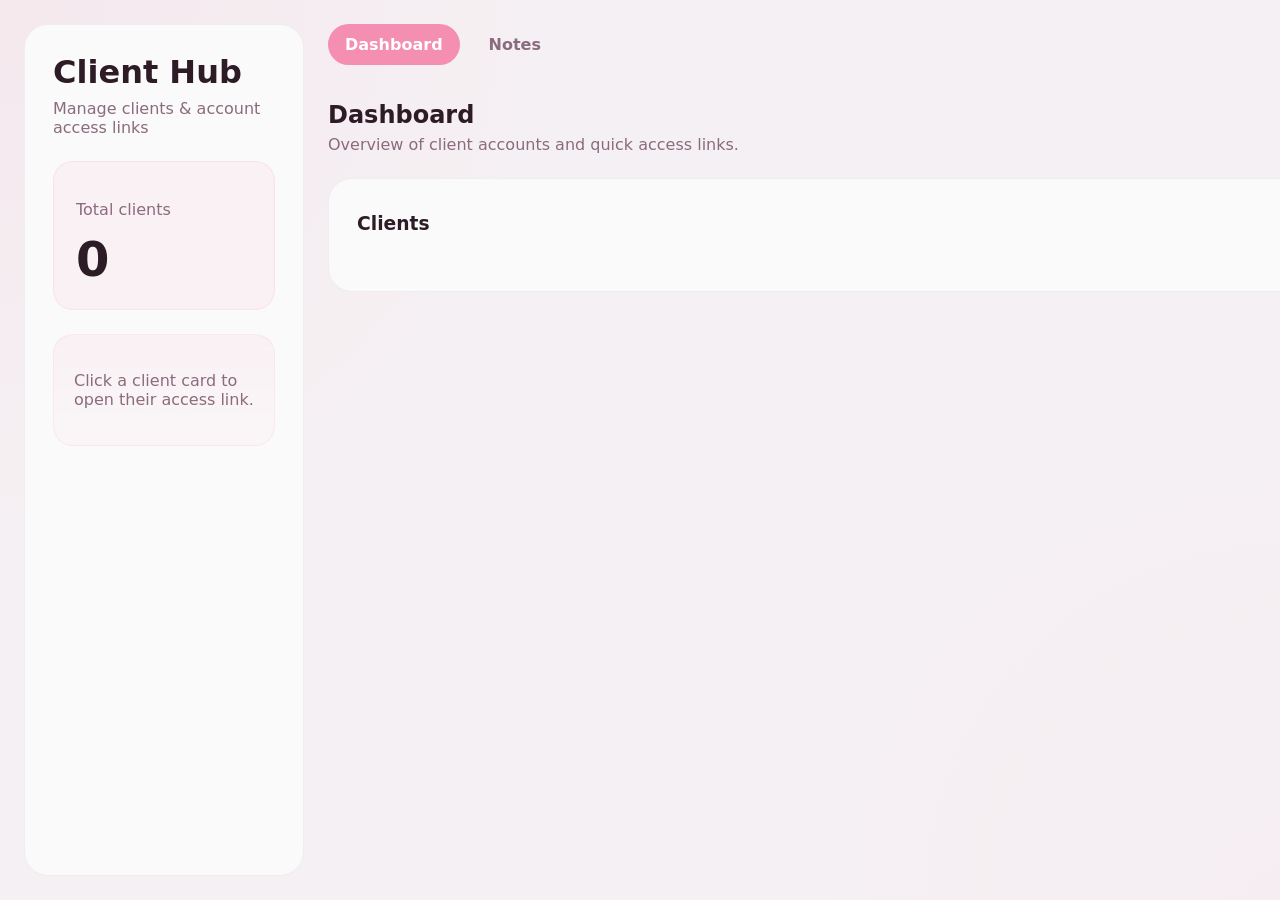
<file: index.html>
<!DOCTYPE html>
<html lang="en">
<head>
  <meta charset="UTF-8" />
  <meta name="viewport" content="width=device-width, initial-scale=1.0" />
  <title>Client Dashboard</title>
  <link rel="stylesheet" href="styles.css" />
</head>
<body>
  <div class="app-shell">
    <aside class="sidebar">
      <div class="brand">
        <h1>Client Hub</h1>
        <p>Manage clients & account access links</p>
      </div>
      <div class="stats-card">
        <p class="label">Total clients</p>
        <h2 id="client-count">0</h2>
      </div>
      <div class="notice">
        <p>Click a client card to open their access link.</p>
      </div>
    </aside>

    <main class="main-content">
      <nav class="top-nav" role="navigation" aria-label="Main">
        <a href="index.html" class="tab active">Dashboard</a>
        <span class="tab unavailable" aria-disabled="true" title="This is an unavailable feature">Notes</span>
      </nav>
      <header class="topbar">
        <div>
          <h2>Dashboard</h2>
          <p>Overview of client accounts and quick access links.</p>
        </div>
        <button id="add-client-btn" class="primary-btn">+ Add client</button>
      </header>

      <section class="section">
        <div class="section-heading">
          <h3>Clients</h3>
          <span id="client-status" class="muted-chip">Loading clients…</span>
        </div>
        <div id="client-grid" class="client-grid"></div>
      </section>
    </main>
  </div>

  <div id="modal" class="modal hidden">
      <div class="modal-panel">
      <button id="modal-close" class="close-btn">×</button>
      <h3 id="modal-title">Add new client</h3>
      <form id="client-form">
        <label>
          Client name
          <input type="text" id="client-name" placeholder="e.g. Acme Corp" required />
        </label>
        <label>
          Account ID
          <input type="text" id="account-id" placeholder="e.g. 7265486" required />
        </label>
        <!-- Region selection removed — clients default to unassigned region -->
        <button type="submit" class="primary-btn">Save client</button>
      </form>
    </div>
  </div>

  <script src="client-state.js"></script>
  <script src="script.js"></script>
</body>
</html>
</file>
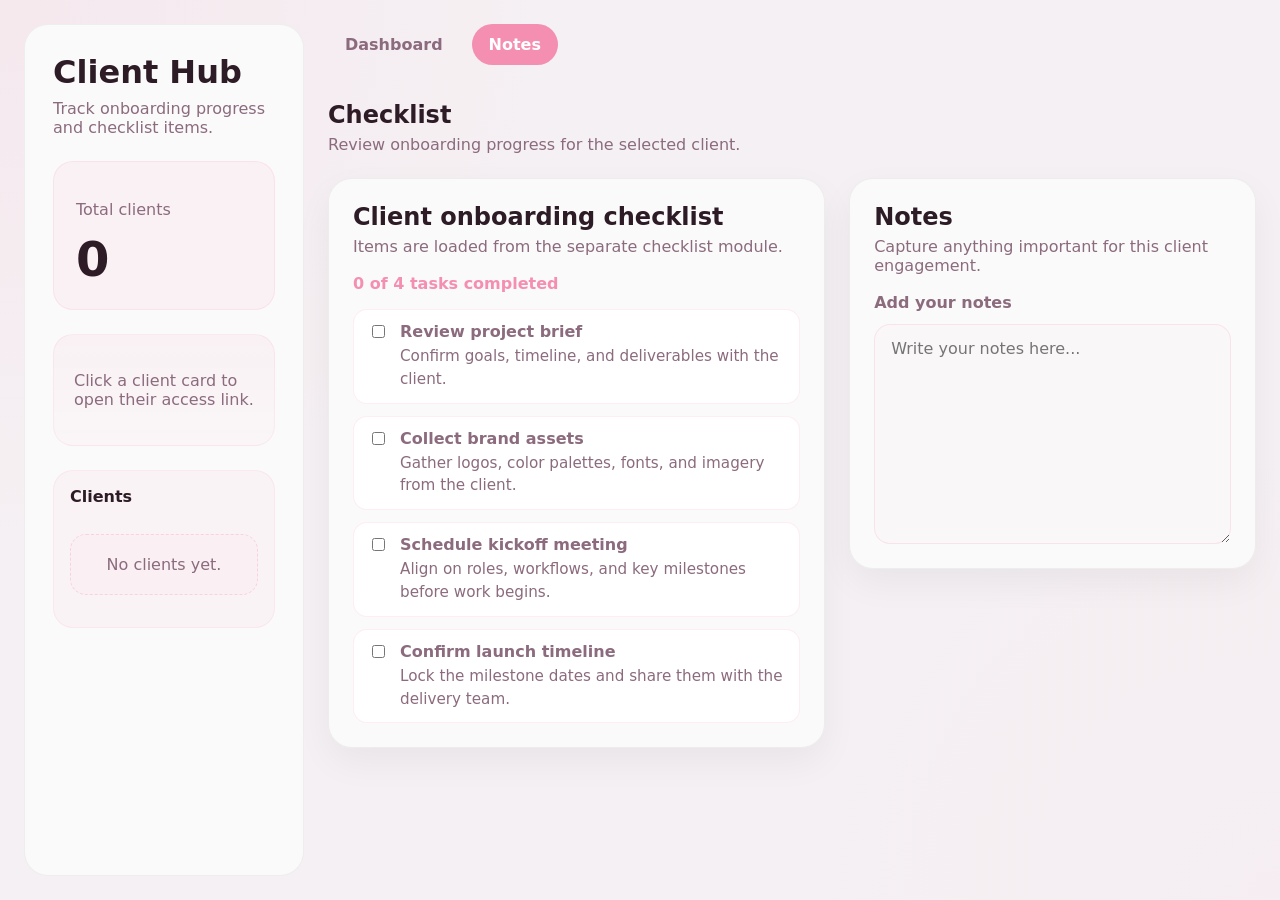
<file: progress.html>
<!DOCTYPE html>
<html lang="en">
<head>
  <meta charset="UTF-8" />
  <meta name="viewport" content="width=device-width, initial-scale=1.0" />
  <title>Client Onboarding Checklists</title>
  <link rel="stylesheet" href="styles.css" />
</head>
<body>
  <div class="app-shell">
    <aside class="sidebar">
      <div class="brand">
        <h1>Client Hub</h1>
        <p>Track onboarding progress and checklist items.</p>
      </div>
      <div class="stats-card">
        <p class="label">Total clients</p>
        <h2 id="client-count">0</h2>
      </div>
      <div class="notice">
        <p>Click a client card to open their access link.</p>
      </div>
      <div class="clients-panel">
        <h3>Clients</h3>
        <div id="client-sidebar-list" class="client-sidebar-list"></div>
      </div>
    </aside>

    <main class="main-content">
      <nav class="top-nav" role="navigation" aria-label="Main">
        <a href="index.html" class="tab">Dashboard</a>
        <a href="progress.html" class="tab active">Notes</a>
      </nav>

      <header class="topbar">
        <div>
          <h2 id="active-client-title">Checklist</h2>
          <p id="active-client-subtitle">Review onboarding progress for the selected client.</p>
        </div>
      </header>


      <div class="content-grid">
        <div class="card checklist-card">
          <div class="card-header">
            <h2 id="checklist-title">Client onboarding checklist</h2>
            <p class="subtitle">Items are loaded from the separate checklist module.</p>
          </div>
          <div id="checklist-container"></div>
        </div>

        <div class="card notes-card">
          <div class="card-header">
            <h2 id="notes-title">Notes</h2>
            <p class="subtitle">Capture anything important for this client engagement.</p>
          </div>
          <div class="notes-form">
            <label for="notes-input">Add your notes</label>
            <textarea id="notes-input" rows="10" placeholder="Write your notes here..."></textarea>
          </div>
        </div>
      </div>

    </main>
  </div>

  <script src="client-state.js"></script>
  <script src="checklist.js"></script>
  <script src="notes.js"></script>
</body>
</html>
</file>
<file: styles.css>
:root {
  color-scheme: light;
  --bg: #f5f0f3;
  --surface: #fafafa;
  --surface-2: #f0e8ec;
  --text: #2d1b26;
  --muted: #8b6b7d;
  --accent: #f48fb1;
  --accent-soft: rgba(244, 143, 177, 0.18);
  --danger: #ff8da6;
  --radius: 24px;
}

* {
  box-sizing: border-box;
}

html, body {
  margin: 0;
  min-height: 100%;
  font-family: Inter, system-ui, -apple-system, BlinkMacSystemFont, "Segoe UI", sans-serif;
  background: radial-gradient(circle at top left, rgba(244, 143, 177, 0.08), transparent 35%),
              radial-gradient(circle at bottom right, rgba(255, 186, 213, 0.05), transparent 30%),
              var(--bg);
  color: var(--text);
}

button, input {
  font: inherit;
}

button {
  border: none;
  cursor: pointer;
}

.app-shell {
  display: grid;
  grid-template-columns: 280px 1fr;
  min-height: 100vh;
  gap: 24px;
  padding: 24px;
}

.sidebar {
  background: rgba(250, 250, 250, 0.98);
  border: 1px solid rgba(0,0,0,0.05);
  border-radius: var(--radius);
  padding: 28px;
  display: flex;
  flex-direction: column;
  gap: 24px;
}

.brand h1 {
  margin: 0 0 8px;
  font-size: clamp(2rem, 2.4vw, 2.6rem);
}

.brand p {
  margin: 0;
  color: var(--muted);
}

.stats-card {
  background: rgba(244,143,177,0.08);
  border: 1px solid rgba(244,143,177,0.15);
  border-radius: 20px;
  padding: 22px;
}

.label {
  color: var(--muted);
  margin-bottom: 12px;
  display: block;
}

.stats-card h2 {
  margin: 0;
  font-size: 3rem;
}

.notice {
  background: linear-gradient(180deg, rgba(244,143,177,0.08), rgba(255,186,213,0.06));
  border: 1px solid rgba(244,143,177,0.12);
  padding: 20px;
  border-radius: 20px;
  color: var(--muted);
}

.clients-panel {
  background: rgba(244, 143, 177, 0.06);
  border: 1px solid rgba(244, 143, 177, 0.12);
  border-radius: 20px;
  padding: 16px;
  display: grid;
  gap: 12px;
}

.clients-panel h3 {
  margin: 0;
  font-size: 1rem;
}

.client-sidebar-list {
  display: grid;
  gap: 8px;
}

.client-sidebar-item {
  width: 100%;
  text-align: left;
  padding: 10px 12px;
  border-radius: 12px;
  background: rgba(255,255,255,0.9);
  color: var(--text);
  border: 1px solid rgba(244, 143, 177, 0.14);
  transition: background 0.15s ease, border-color 0.15s ease;
}

.client-sidebar-item.active {
  background: rgba(244, 143, 177, 0.16);
  border-color: rgba(244, 143, 177, 0.3);
  font-weight: 700;
}

.client-sidebar-item:hover {
  background: rgba(244, 143, 177, 0.1);
}

.main-content {
  display: flex;
  flex-direction: column;
  gap: 24px;
}

.topbar {
  display: flex;
  justify-content: space-between;
  align-items: center;
  gap: 16px;
}

.topbar-actions {
  display: flex;
  align-items: center;
  gap: 12px;
  position: relative;
}


.secondary-btn {
  background: var(--surface);
  color: var(--accent);
  padding: 12px 18px;
  border-radius: 999px;
  border: 1px solid rgba(244,143,177,0.18);
  font-weight: 700;
  transition: background 0.15s ease, transform 0.12s ease, box-shadow 0.12s ease;
}

.secondary-btn:hover {
  background: var(--accent-soft);
  box-shadow: 0 8px 28px rgba(244,143,177,0.08);
  transform: translateY(-1px);
}

.topbar-actions .active {
  box-shadow: 0 6px 18px rgba(244,143,177,0.12);
  border-color: rgba(244,143,177,0.18);
}

.filter-panel {
  position: absolute;
  right: 0;
  top: calc(100% + 10px);
  background: #fff;
  border: 1px solid rgba(0,0,0,0.06);
  border-radius: 14px;
  padding: 12px;
  width: 220px;
  box-shadow: 0 12px 36px rgba(10,10,10,0.08);
  z-index: 30;
  display: flex;
  flex-direction: column;
  gap: 10px;
}

.filter-panel select {
  width: 100%;
  padding: 10px 12px;
  border-radius: 12px;
  border: 1px solid rgba(244,143,177,0.12);
  background: linear-gradient(180deg, rgba(244,143,177,0.03), rgba(244,143,177,0.01));
  -webkit-appearance: none;
  appearance: none;
  font: inherit;
  color: var(--text);
  background-image: linear-gradient(45deg, transparent 50%, var(--muted) 50%), linear-gradient(135deg, var(--muted) 50%, transparent 50%);
  background-position: calc(100% - 18px) calc(1em + 2px), calc(100% - 13px) calc(1em + 2px);
  background-size: 6px 6px, 6px 6px;
  background-repeat: no-repeat;
}

.filter-actions {
  display: flex;
  gap: 8px;
  justify-content: flex-end;
}

@media (max-width: 700px) {
  .filter-panel {
    right: 8px;
    left: 8px;
    width: auto;
  }
}

/* Top tabbed navigation */
.top-nav {
  display: flex;
  gap: 12px;
  align-items: center;
  margin-bottom: 12px;
}
.top-nav .tab {
  display: inline-block;
  padding: 10px 16px;
  border-radius: 999px;
  background: transparent;
  color: var(--muted);
  text-decoration: none;
  font-weight: 600;
  border: 1px solid transparent;
  transition: background 0.18s ease, color 0.18s ease, transform 0.12s ease;
}
.top-nav .tab:hover:not(.unavailable) {
  transform: translateY(-1px);
}
.top-nav .tab.unavailable {
  cursor: not-allowed;
}
.top-nav .tab.active {
  background: var(--accent);
  color: white;
  border-color: rgba(244,143,177,0.18);
}

/* Notes table styling */
.notes-table {
  width: 100%;
  border-collapse: collapse;
  background: rgba(250,250,250,0.95);
  border-radius: 12px;
  overflow: hidden;
}
.notes-table thead th {
  text-align: left;
  padding: 12px 16px;
  background: rgba(244,143,177,0.04);
  color: var(--muted);
  font-weight: 700;
  border-bottom: 1px solid rgba(0,0,0,0.04);
}
.notes-table td {
  padding: 12px 16px;
  vertical-align: top;
  border-bottom: 1px solid rgba(0,0,0,0.03);
}
.notes-input {
  width: 100%;
  min-height: 80px;
  padding: 10px 12px;
  border-radius: 10px;
  border: 1px solid rgba(244,143,177,0.12);
  resize: vertical;
  font: inherit;
}
.notes-table .primary-btn, .notes-table .delete-btn {
  padding: 8px 12px;
  font-size: 0.95rem;
}

.topbar h2 {
  margin: 0;
}

.topbar p {
  margin: 6px 0 0;
  color: var(--muted);
}

.primary-btn {
  background: var(--accent);
  color: white;
  padding: 14px 22px;
  border-radius: 999px;
  transition: transform 0.18s ease, box-shadow 0.18s ease;
}

.primary-btn:hover {
  transform: translateY(-1px);
  box-shadow: 0 18px 45px rgba(244,143,177,0.2);
}

.section {
  background: rgba(250, 250, 250, 0.98);
  border-radius: var(--radius);
  padding: 28px;
  border: 1px solid rgba(0,0,0,0.05);
}

.section-heading {
  display: flex;
  justify-content: space-between;
  align-items: center;
  gap: 16px;
  margin-bottom: 24px;
}

.section-heading h3 {
  margin: 0;
}

.client-grid {
  display: grid;
  grid-template-columns: repeat(5, minmax(220px, 1fr));
  gap: 18px;
}

.region-group {
  margin-bottom: 32px;
}

.region-heading {
  margin-bottom: 18px;
  font-size: 1.15rem;
  font-weight: 700;
  color: var(--text);
}

.client-card {
  background: rgba(250,250,250,0.95);
  border: 1px solid rgba(244,143,177,0.2);
  border-radius: 22px;
  padding: 24px;
  min-height: 180px;
  display: flex;
  flex-direction: column;
  justify-content: space-between;
  transition: transform 0.18s ease, border-color 0.18s ease, background 0.18s ease;
  position: relative;
}

.client-card:hover {
  transform: translateY(-4px);
  border-color: rgba(244,143,177,0.5);
  background: rgba(244,143,177,0.05);
}

.card-top {
  display: flex;
  justify-content: space-between;
  gap: 12px;
  align-items: flex-start;
}

.edit-btn {
  position: absolute;
  top: 12px;
  right: 12px;
  background: transparent;
  border: 1px solid rgba(0,0,0,0.04);
  padding: 6px 8px;
  border-radius: 8px;
  font-size: 0.95rem;
  color: var(--muted);
  cursor: pointer;
}
.edit-btn:hover {
  color: var(--text);
  transform: translateY(-1px);
}

.badge {
  color: white;
  background: rgba(255,255,255,0.08);
  padding: 8px 12px;
  border-radius: 999px;
  font-size: 0.82rem;
}

.client-name {
  margin: 0;
  font-size: 1.15rem;
}

.account-id {
  color: var(--muted);
  margin: 8px 0 0;
}

.card-footer {
  display: flex;
  justify-content: space-between;
  align-items: center;
  gap: 12px;
  margin-top: 20px;
}

.link-btn {
  color: var(--accent);
  text-decoration: none;
  font-weight: 600;
}

.delete-btn {
  background: transparent;
  color: var(--danger);
  border: 1px solid rgba(255,141,166,0.4);
  border-radius: 999px;
  padding: 10px 16px;
  font-weight: 600;
  transition: transform 0.18s ease, background 0.18s ease;
}

.delete-btn:hover {
  background: rgba(255,141,166,0.15);
  transform: translateY(-1px);
}

.link-btn:hover {
  text-decoration: underline;
}

.note-form {
  display: grid;
  gap: 16px;
  margin-top: 18px;
}

.note-form textarea,
.note-form select {
  width: 100%;
  padding: 12px 14px;
  border-radius: 14px;
  border: 1px solid rgba(244, 143, 177, 0.2);
  background: rgba(244, 143, 177, 0.03);
  color: var(--text);
  font: inherit;
}

.note-form textarea {
  resize: vertical;
  min-height: 120px;
}

.pill,
.muted-chip {
  display: inline-flex;
  align-items: center;
  padding: 8px 12px;
  border-radius: 999px;
  background: rgba(244, 143, 177, 0.12);
  color: var(--accent);
  font-weight: 700;
  font-size: 0.9rem;
}

.notes-list {
  display: grid;
  gap: 14px;
}

.note-card {
  border: 1px solid rgba(244, 143, 177, 0.16);
  border-radius: 14px;
  padding: 12px;
  background: rgba(255, 255, 255, 0.92);
}

.notes-columns {
  display: flex;
  gap: 18px;
}

.region-column {
  flex: 1;
  display: flex;
  flex-direction: column;
  gap: 12px;
}

.region-column h4 {
  margin: 0 0 8px 0;
  font-size: 1rem;
  font-weight: 700;
}

.note-header {
  display: flex;
  justify-content: space-between;
  gap: 10px;
  align-items: flex-start;
  margin-bottom: 8px;
}

.note-header h4 {
  margin: 0 0 4px;
  font-size: 1rem;
}

.note-header p {
  margin: 0;
  color: var(--muted);
  font-size: 0.95rem;
}

.priority-badge {
  padding: 6px 10px;
  border-radius: 999px;
  font-size: 0.8rem;
  font-weight: 700;
  color: white;
}

.priority-normal {
  background: #8aaef2;
}

.priority-high {
  background: #f4b942;
}

.priority-urgent {
  background: #ff7c86;
}

.note-body {
  margin: 0 0 12px;
  color: var(--text);
  line-height: 1.6;
}

.page-content {
  padding: 24px;
}

.card {
  background: rgba(250, 250, 250, 0.96);
  border: 1px solid rgba(0,0,0,0.05);
  border-radius: 24px;
  padding: 24px;
  max-width: 760px;
  margin: 0 auto;
  box-shadow: 0 14px 36px rgba(10, 10, 10, 0.05);
}

.content-grid {
  display: grid;
  grid-template-columns: 1.1fr 0.9fr;
  gap: 24px;
  align-items: start;
  width: 100%;
}

/* .checklist-card and .notes-card also carry the base .card class, which
   sets `max-width: 760px; margin: 0 auto;` for use on other pages (e.g. a
   single centered form card). That cap was overriding the intent here —
   these two cards should stretch to fill their content-grid column on
   desktop instead of being capped at a fixed pixel width. min-width: 0 is
   also needed so long unbroken text/checklist content can't force the
   grid column wider than the container (a common grid-overflow gotcha). */
.checklist-card {
  width: 100%;
  max-width: none;
  min-width: 0;
  margin: 0;
}

.notes-card {
  width: 100%;
  max-width: none;
  min-width: 0;
  margin: 0;
}

.notes-form {
  display: grid;
  gap: 12px;
}

.notes-form textarea {
  width: 100%;
  resize: vertical;
  min-height: 180px;
  padding: 14px 16px;
  border-radius: 16px;
  border: 1px solid rgba(244, 143, 177, 0.2);
  background: rgba(244, 143, 177, 0.03);
  color: var(--text);
  font: inherit;
}

.notes-form label {
  color: var(--muted);
  font-weight: 600;
}

.card-header h2 {
  margin: 0 0 6px;
}

.subtitle {
  margin: 0 0 18px;
  color: var(--muted);
}

.checklist-summary {
  margin-bottom: 16px;
  color: var(--accent);
  font-weight: 700;
}

.checklist {
  display: grid;
  gap: 12px;
}

.task {
  display: flex;
  gap: 12px;
  align-items: flex-start;
  padding: 12px 14px;
  border: 1px solid rgba(244, 143, 177, 0.16);
  border-radius: 14px;
  background: rgba(255, 255, 255, 0.9);
}

.task input {
  margin-top: 3px;
  accent-color: var(--accent);
}

.task label {
  display: flex;
  flex-direction: column;
  gap: 4px;
}

.task-title {
  font-weight: 700;
}

.description {
  color: var(--muted);
  font-size: 0.95rem;
  line-height: 1.5;
}

.note-footer {
  display: flex;
  justify-content: space-between;
  align-items: center;
  gap: 10px;
  color: var(--muted);
  font-size: 0.9rem;
}

.empty-state {
  padding: 20px;
  border: 1px dashed rgba(244, 143, 177, 0.3);
  border-radius: 16px;
  text-align: center;
  color: var(--muted);
  background: rgba(244, 143, 177, 0.04);
}

@media (max-width: 900px) {
  .app-shell {
    grid-template-columns: 1fr;
  }

  .content-grid {
    grid-template-columns: 1fr;
  }
}

@media (max-width: 600px) {
  .form-row {
    grid-template-columns: 1fr;
  }

  .note-header,
  .note-footer {
    flex-direction: column;
    align-items: flex-start;
  }
}

.modal {
  position: fixed;
  inset: 0;
  background: rgba(0, 0, 0, 0.55);
  display: grid;
  place-items: center;
  padding: 20px;
}

.hidden {
  display: none;
}

.modal-panel {
  width: min(520px, 100%);
  background: #fafafa;
  border-radius: 26px;
  border: 1px solid rgba(0,0,0,0.08);
  padding: 28px;
  box-shadow: 0 24px 90px rgba(0, 0, 0, 0.15);
}

.close-btn {
  background: transparent;
  color: var(--muted);
  font-size: 1.6rem;
  position: absolute;
  top: 18px;
  right: 18px;
}

#client-form {
  display: grid;
  gap: 16px;
  margin-top: 18px;
}

label {
  display: grid;
  gap: 8px;
  color: var(--muted);
}

input {
  background: rgba(244,143,177,0.03);
  border: 1px solid rgba(244,143,177,0.2);
  border-radius: 16px;
  color: var(--text);
  padding: 14px 16px;
}

input:focus {
  outline: 2px solid rgba(244,143,177,0.4);
}
</file>
